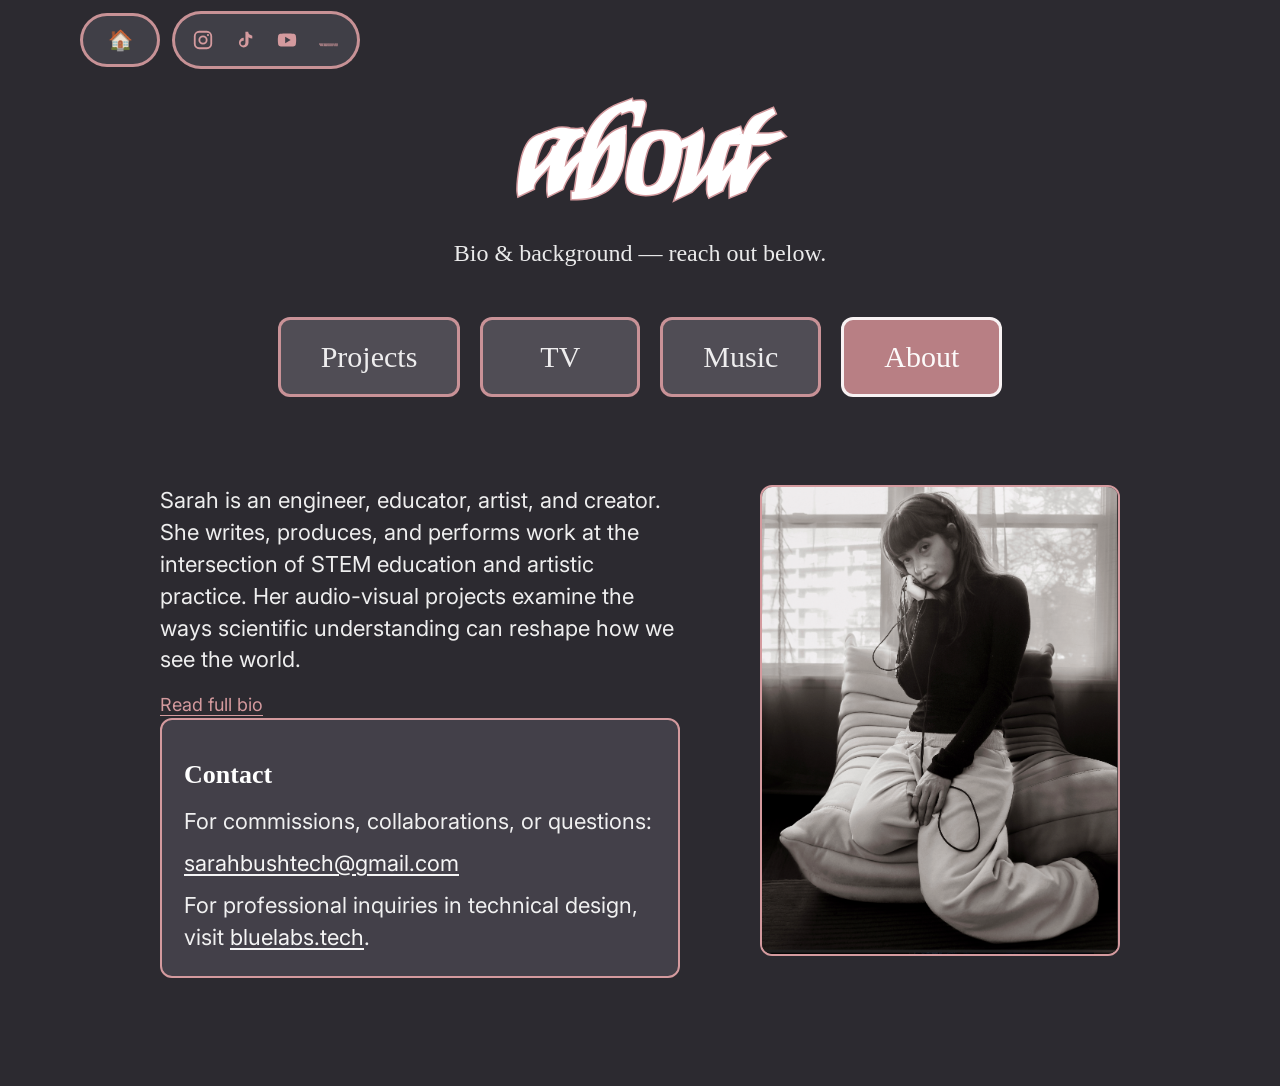
<file: about/index.html>
<!DOCTYPE html>
<html lang="en">
<head>
  <meta charset="UTF-8" />
  <meta name="viewport" content="width=device-width, initial-scale=1.0" />
  <title>STONEWORKS — About</title>

  <link rel="preconnect" href="https://fonts.googleapis.com">
  <link rel="preconnect" href="https://fonts.gstatic.com" crossorigin>
  <link href="https://fonts.googleapis.com/css2?family=Playfair+Display:wght@400;500;600;700&family=Inter:wght@400&family=Kings&display=swap" rel="stylesheet">

  <link rel="stylesheet" href="../styles.css" />
</head>

<body class="page-shell-sub page-enter">
  <div class="container">
    <div class="page-foreground">
      <div class="page-top">
        <div class="header-row">
          <a href="../index.html" class="home-button" aria-label="Back to home" title="Home">🏠</a>
        </div>

        <div class="title">about</div>

        <p class="hint">
          Bio &amp; background — reach out below.
        </p>

        <nav class="site-nav" aria-label="Site">
          <div class="top-nav">
            <a href="../projects.html" class="nav-link">Projects</a>
            <a href="../tv.html" class="nav-link">TV</a>
            <a href="../music.html" class="nav-link">Music</a>
            <a href="./" class="nav-link" aria-current="page">About</a>
          </div>
        </nav>
      </div>

      <div class="content-wrapper">
        <main class="sub-main">
          <div class="about-layout">
            <div class="about-main-col">
              <div class="about-copy">
                <p class="about-copy-lead">
                  Sarah is an engineer, educator, artist, and creator. She writes, produces, and performs work at the intersection of STEM education and artistic practice. Her audio-visual projects examine the ways scientific understanding can reshape how we see the world.
                </p>

                <details class="about-bio-expand">
                  <summary>Read full bio</summary>
                  <div class="about-bio-full">
                    <div class="about-bio-full-inner">
                      <p>
                        She studied Biomedical Engineering at Georgia Tech, where she worked in robotics labs, developed inventions, spoke to large audiences at competitions and panels, and helped design curriculum to foster creativity and an entrepreneurial mindset in engineering students.
                      </p>
                      <p>
                        She has since built products across medical, beauty, arts, and music, and teaches STEM and Maker classes to youth — with a creative, artistic twist.
                      </p>
                    </div>
                  </div>
                </details>
              </div>

              <section class="about-contact" aria-labelledby="contact-heading">
                <h2 id="contact-heading">Contact</h2>
                <p>For commissions, collaborations, or questions:</p>
                <p><a href="mailto:sarahbushtech@gmail.com">sarahbushtech@gmail.com</a></p>
                <p>
                  For professional inquiries in technical design, visit
                  <a href="https://www.bluelabs.tech" target="_blank" rel="noopener noreferrer">bluelabs.tech</a>.
                </p>
              </section>
            </div>

            <div class="about-photo">
              <img src="../images/Sarah.png" alt="Sarah" width="933" height="1223" />
            </div>
          </div>
        </main>
      </div>
    </div>
  </div>

  <button type="button" class="nav-hamburger" aria-expanded="false" aria-controls="site-drawer" aria-label="Open menu">
    <span class="nav-hamburger-bar" aria-hidden="true"></span>
    <span class="nav-hamburger-bar" aria-hidden="true"></span>
    <span class="nav-hamburger-bar" aria-hidden="true"></span>
  </button>
  <div class="nav-drawer-backdrop" hidden></div>
  <aside class="nav-drawer" id="site-drawer" aria-hidden="true">
    <nav class="nav-drawer-inner" aria-label="Site">
      <a href="../index.html" class="nav-drawer-home">🏠 Home</a>
      <a href="../projects.html" class="nav-link nav-drawer-link">🔧 Projects</a>
      <a href="../tv.html" class="nav-link nav-drawer-link">📺 TV</a>
      <a href="../music.html" class="nav-link nav-drawer-link">🎵 Music</a>
      <a href="./" class="nav-link nav-drawer-link" aria-current="page">✦ About</a>
    </nav>
  </aside>

  <script src="../social-links.js"></script>
  <script src="../about-bio.js"></script>
  <script src="../page-transitions.js"></script>
  <script src="../mobile-nav.js"></script>
</body>
</html>
</file>
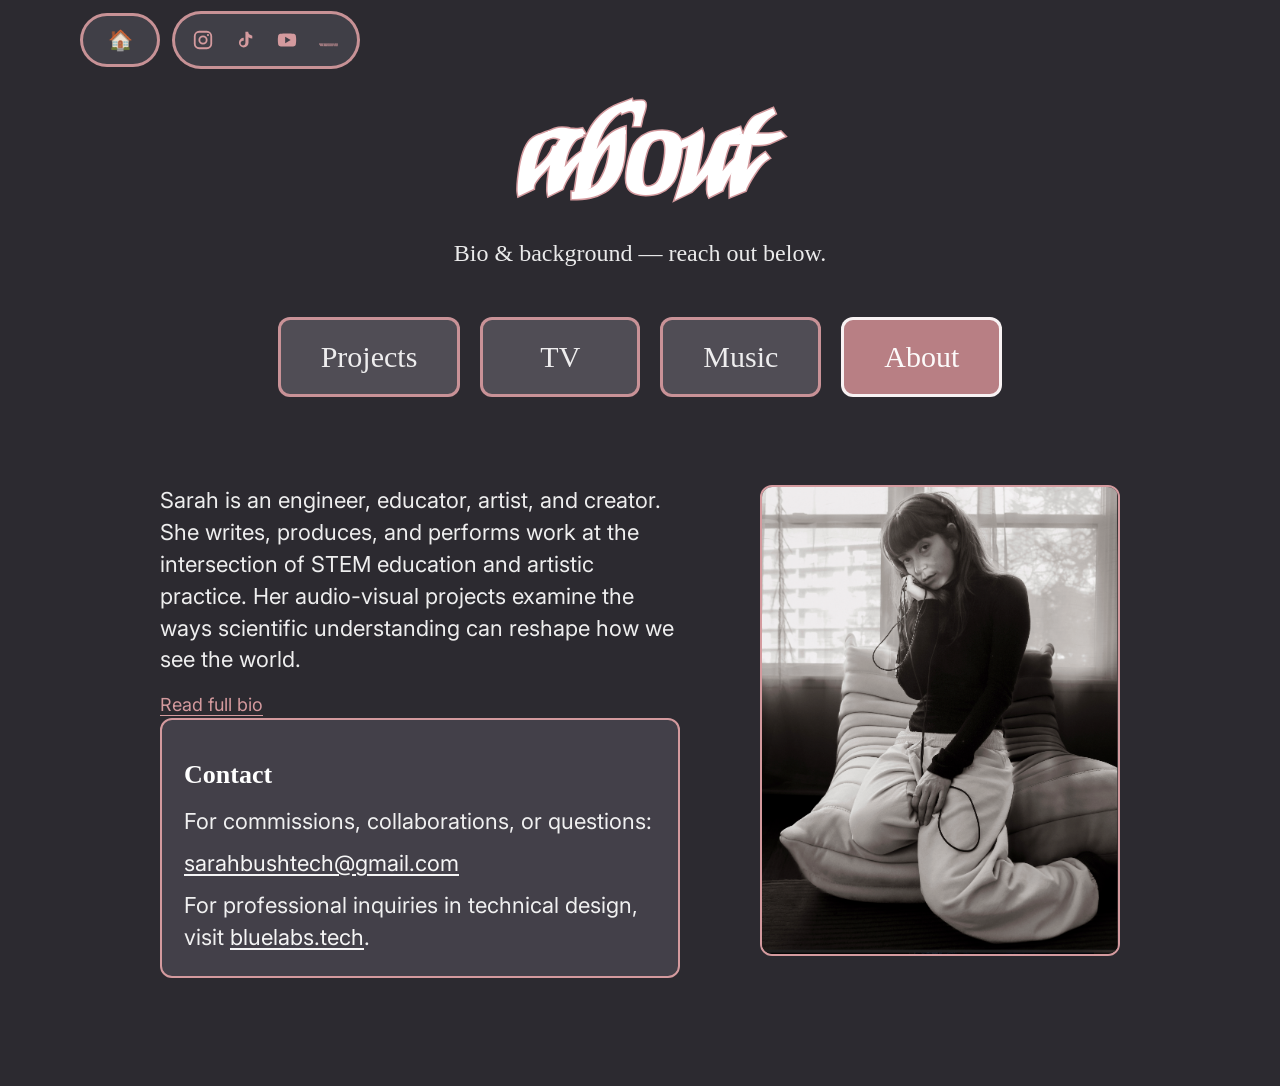
<file: about.html>
<!DOCTYPE html>
<html lang="en">
<head>
  <meta charset="UTF-8" />
  <meta name="viewport" content="width=device-width, initial-scale=1.0" />
  <title>Redirecting…</title>
  <link rel="canonical" href="about/" />
  <meta http-equiv="refresh" content="0; url=about/" />
  <script>window.location.replace('about/');</script>
</head>
<body>
  <p style="font-family: system-ui, sans-serif; padding: 2rem; color: #333;">
    <a href="about/">Continue to About</a>
  </p>
</body>
</html>
</file>
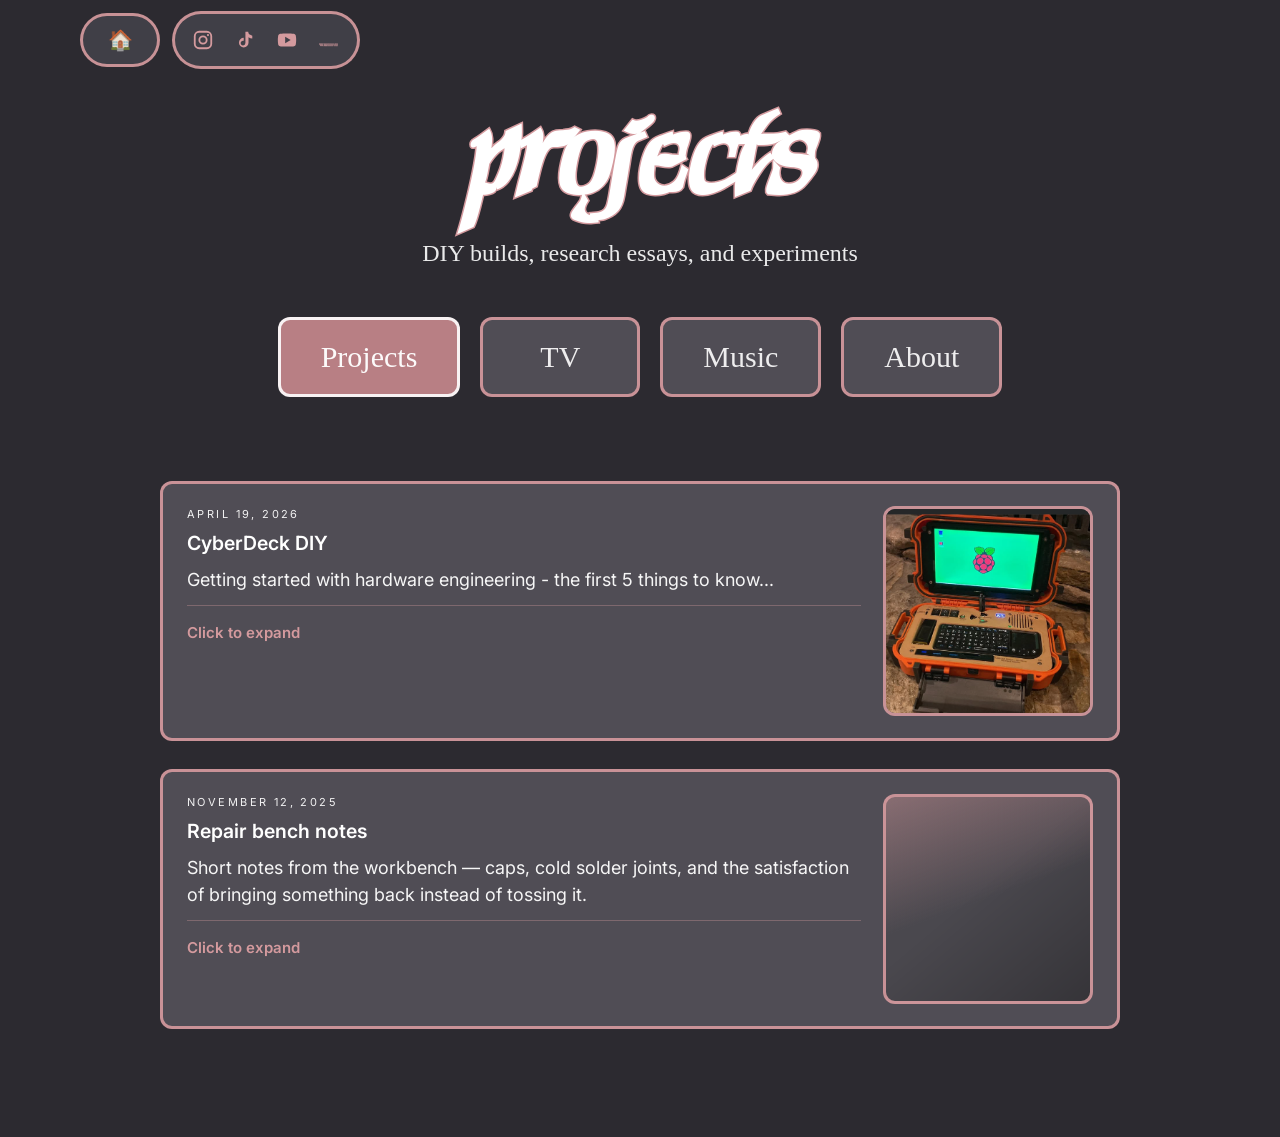
<file: projects.html>
<!DOCTYPE html>
<html lang="en">
<head>
  <meta charset="UTF-8" />
  <meta name="viewport" content="width=device-width, initial-scale=1.0" />
  <title>STONEWORKS — Projects</title>

  <link rel="preconnect" href="https://fonts.googleapis.com">
  <link rel="preconnect" href="https://fonts.gstatic.com" crossorigin>
  <link href="https://fonts.googleapis.com/css2?family=Playfair+Display:wght@400;500;600;700&family=Inter:wght@400;600&family=Kings&display=swap" rel="stylesheet">

  <link rel="stylesheet" href="styles.css" />
</head>

<body class="page-shell-sub page-enter">
  <div class="container">
    <div class="page-foreground">
      <div class="page-top">
        <div class="header-row">
          <a href="index.html" class="home-button" aria-label="Back to home" title="Home">🏠</a>
        </div>

        <div class="title">projects</div>

        <p class="sub-page-lead">
          DIY builds, research essays, and experiments
        </p>

        <nav class="site-nav" aria-label="Site">
          <div class="top-nav">
            <a href="projects.html" class="nav-link" aria-current="page">Projects</a>
            <a href="tv.html" class="nav-link">TV</a>
            <a href="music.html" class="nav-link">Music</a>
            <a href="about/" class="nav-link">About</a>
          </div>
        </nav>
      </div>

      <div class="content-wrapper">
        <main class="sub-main music-page">
          <div class="music-feed">
            <article class="music-feed-card music-feed-card--no-player">
              <div class="music-card-center">
                <time class="music-card-date" datetime="2026-03-01">April 19, 2026</time>
                <h3 class="music-card-title">CyberDeck DIY</h3>
                <div class="music-feed-description">
                  <p>
                    Getting started with hardware engineering - the first 5 things to know... 
                  </p>
                  <details class="project-expand">
                    <summary class="project-expand-summary">Click to expand</summary>
                    <div class="project-expand-body">
                      <p>
                        Replace this with your real essay: walk through a session, compare two preamps, or explain how you carved space for vocals without losing the room.
                      </p>
                      <p>
                        Add lists, code snippets for DSP, or links to audio examples — the expand keeps the feed scannable while hosting long-form text on the same page.
                      </p>
                    </div>
                  </details>
                </div>
              </div>
              <div class="music-card-art">
                <img
                  src="images/cyber.png"
                  alt="CyberDeck DIY"
                  width="400"
                  height="400"
                  loading="lazy"
                  decoding="async"
                />
              </div>
            </article>

            <article class="music-feed-card music-feed-card--no-player">
              <div class="music-card-center">
                <time class="music-card-date" datetime="2025-11-12">November 12, 2025</time>
                <h3 class="music-card-title">Repair bench notes</h3>
                <div class="music-feed-description">
                  <p>
                    Short notes from the workbench — caps, cold solder joints, and the satisfaction of bringing something back instead of tossing it.
                  </p>
                  <details class="project-expand">
                    <summary class="project-expand-summary">Click to expand</summary>
                    <div class="project-expand-body">
                      <p>
                        Document a repair you’re proud of, a failure mode you see often, or a tool you reach for first. Swap this block for photos or diagrams when you’re ready.
                      </p>
                    </div>
                  </details>
                </div>
              </div>
              <div class="music-card-art">
                <div class="project-thumb project-thumb--two" role="img" aria-label=""></div>
              </div>
            </article>
          </div>
        </main>
      </div>
    </div>
  </div>

  <button type="button" class="nav-hamburger" aria-expanded="false" aria-controls="site-drawer" aria-label="Open menu">
    <span class="nav-hamburger-bar" aria-hidden="true"></span>
    <span class="nav-hamburger-bar" aria-hidden="true"></span>
    <span class="nav-hamburger-bar" aria-hidden="true"></span>
  </button>
  <div class="nav-drawer-backdrop" hidden></div>
  <aside class="nav-drawer" id="site-drawer" aria-hidden="true">
    <nav class="nav-drawer-inner" aria-label="Site">
      <a href="index.html" class="nav-drawer-home">🏠 Home</a>
      <a href="projects.html" class="nav-link nav-drawer-link" aria-current="page">🔧 Projects</a>
      <a href="tv.html" class="nav-link nav-drawer-link">📺 TV</a>
      <a href="music.html" class="nav-link nav-drawer-link">🎵 Music</a>
      <a href="about/" class="nav-link nav-drawer-link">✦ About</a>
    </nav>
  </aside>

  <script src="social-links.js"></script>
  <script src="page-transitions.js"></script>
  <script src="mobile-nav.js"></script>
</body>
</html>
</file>
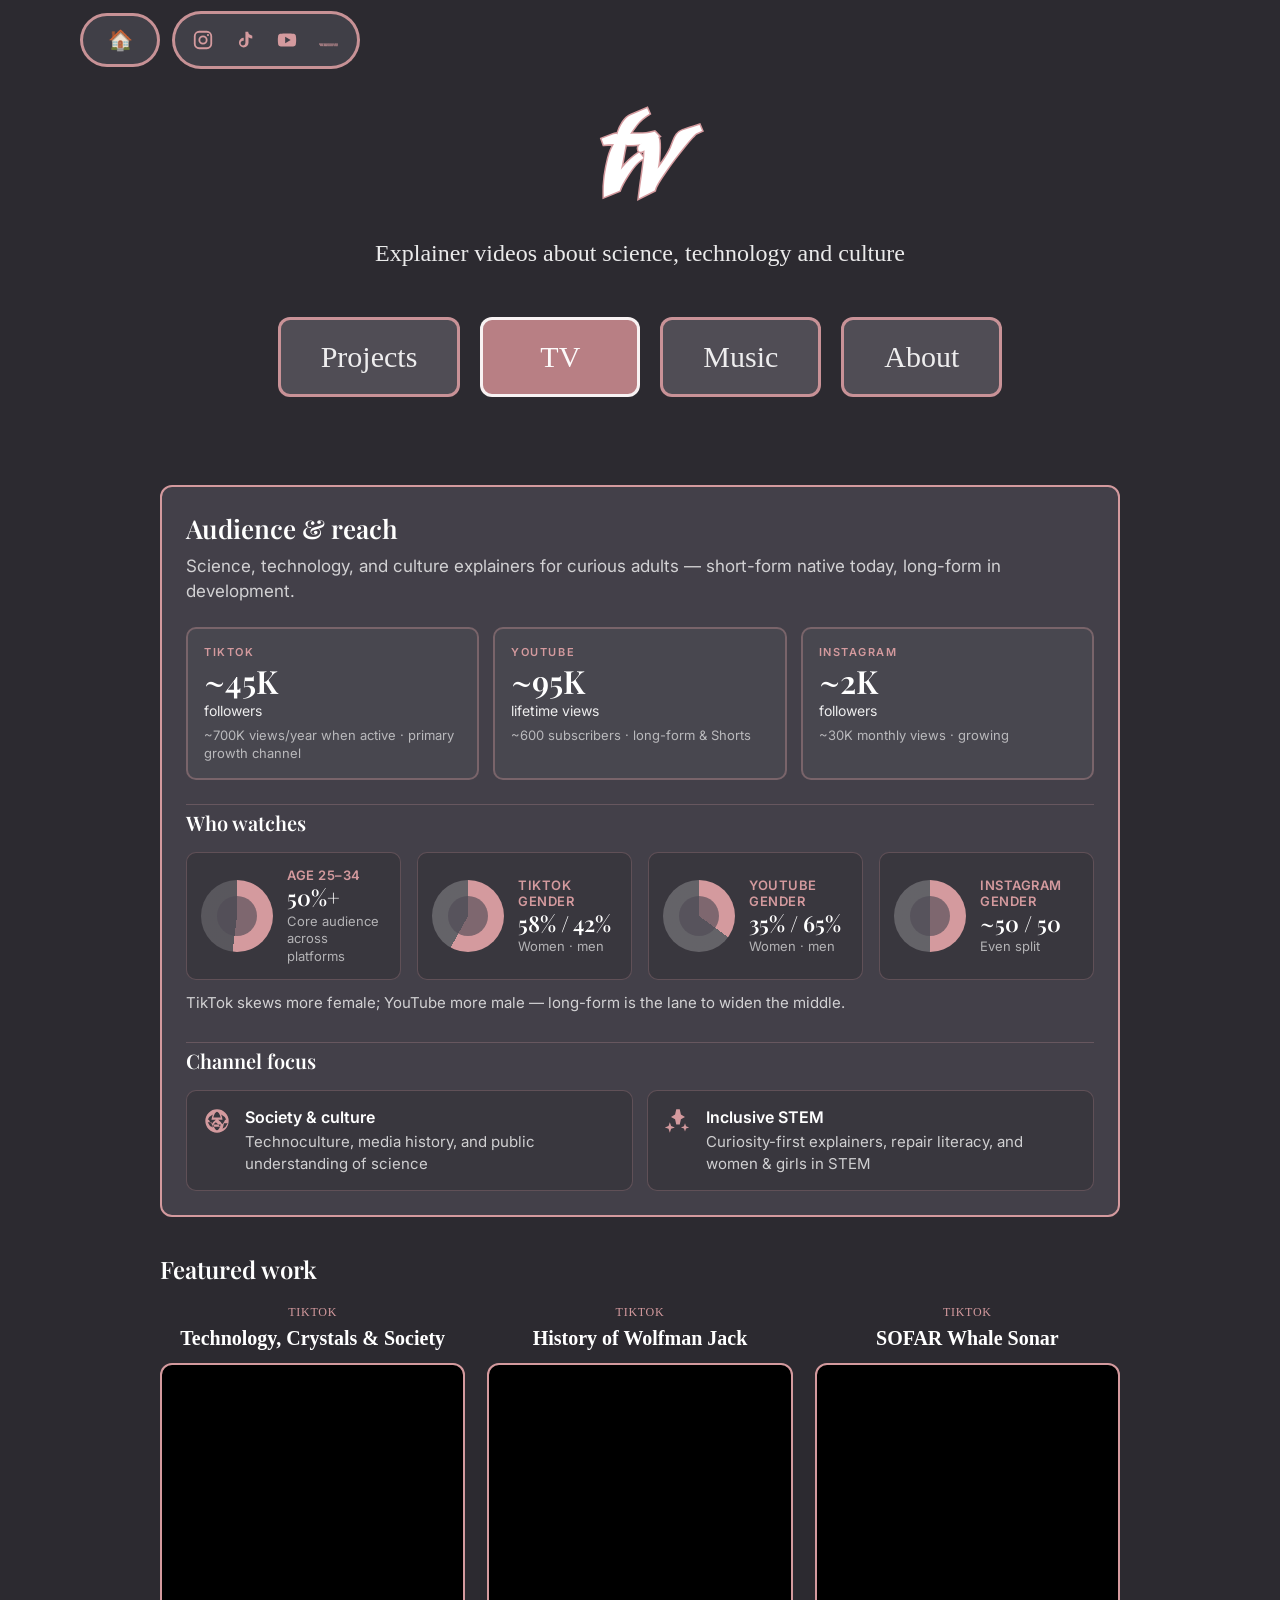
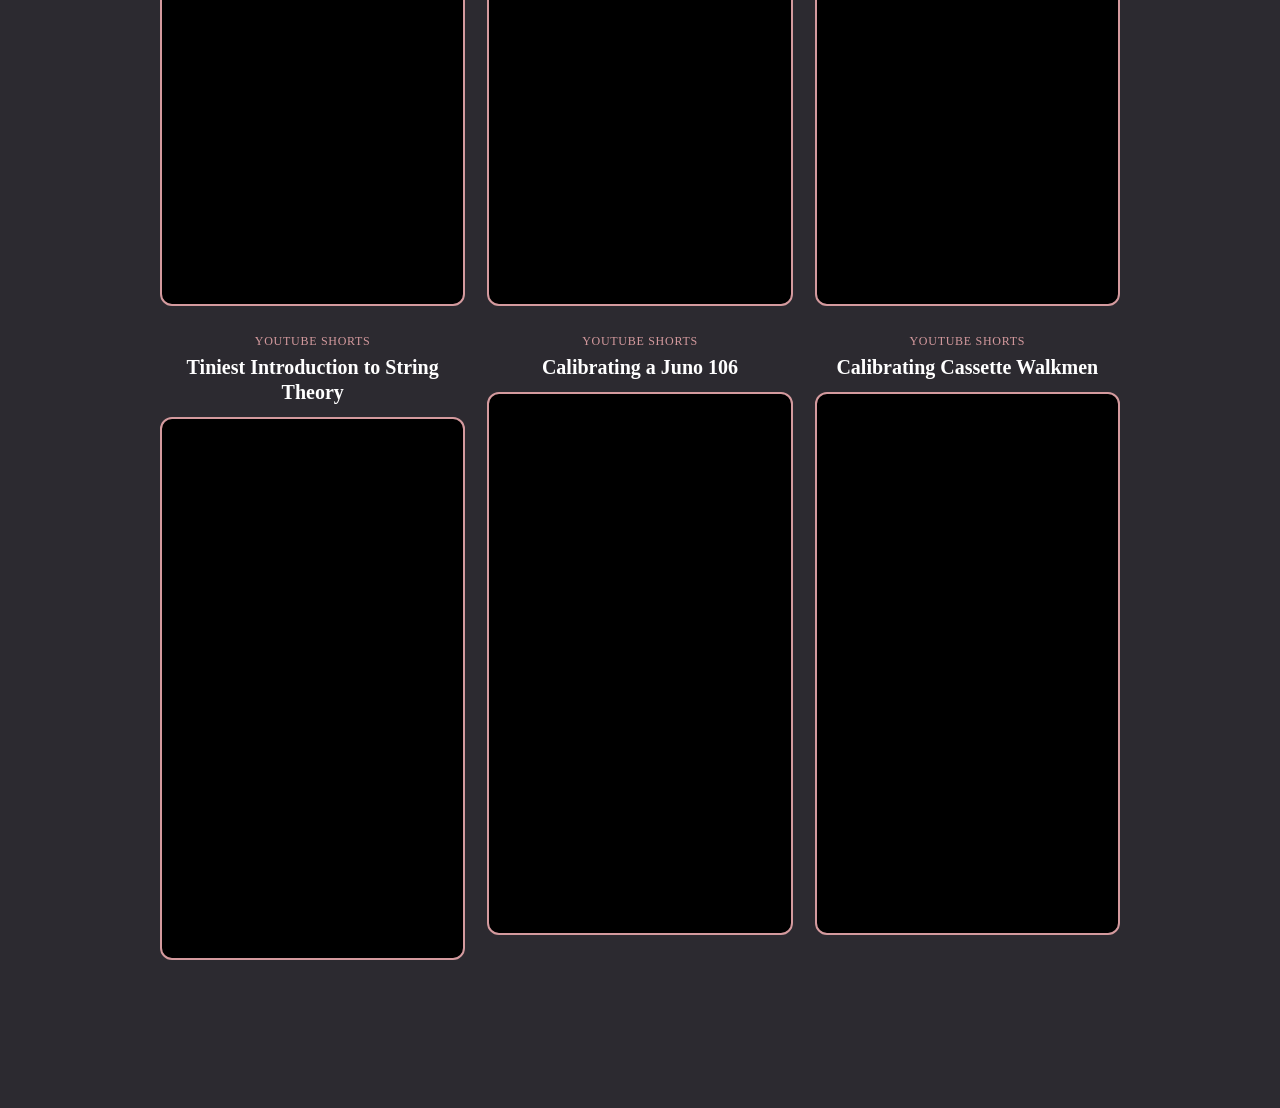
<file: tv.html>
<!DOCTYPE html>
<html lang="en">
<head>
  <meta charset="UTF-8" />
  <meta name="viewport" content="width=device-width, initial-scale=1.0" />
  <title>STONEWORKS — TV</title>

  <link rel="preconnect" href="https://fonts.googleapis.com">
  <link rel="preconnect" href="https://fonts.gstatic.com" crossorigin>
  <link href="https://fonts.googleapis.com/css2?family=Playfair+Display:wght@400;500;600;700&family=Inter:wght@400;600&family=Kings&display=swap" rel="stylesheet">

  <link rel="stylesheet" href="styles.css" />
</head>

<body class="page-shell-sub page-enter">
  <div class="container">
    <div class="page-foreground">
      <div class="page-top">
        <div class="header-row">
          <a href="index.html" class="home-button" aria-label="Back to home" title="Home">🏠</a>
        </div>

        <div class="title">tv</div>

        <p class="sub-page-lead">
          Explainer videos about science, technology and culture
        </p>

        <nav class="site-nav" aria-label="Site">
          <div class="top-nav">
            <a href="projects.html" class="nav-link">Projects</a>
            <a href="tv.html" class="nav-link" aria-current="page">TV</a>
            <a href="music.html" class="nav-link">Music</a>
            <a href="about/" class="nav-link">About</a>
          </div>
        </nav>
      </div>

      <div class="content-wrapper">
        <main class="sub-main tv-page">
          <section class="tv-media-kit" aria-labelledby="tv-kit-heading">
            <h2 id="tv-kit-heading" class="tv-kit-heading">Audience &amp; reach</h2>
            <p class="tv-kit-dek">Science, technology, and culture explainers for curious adults — short-form native today, long-form in development.</p>

            <div class="tv-stat-grid">
              <article class="tv-stat-card">
                <span class="tv-stat-platform">TikTok</span>
                <span class="tv-stat-value">~45K</span>
                <span class="tv-stat-label">followers</span>
                <span class="tv-stat-note">~700K views/year when active · primary growth channel</span>
              </article>
              <article class="tv-stat-card">
                <span class="tv-stat-platform">YouTube</span>
                <span class="tv-stat-value">~95K</span>
                <span class="tv-stat-label">lifetime views</span>
                <span class="tv-stat-note">~600 subscribers · long-form &amp; Shorts</span>
              </article>
              <article class="tv-stat-card">
                <span class="tv-stat-platform">Instagram</span>
                <span class="tv-stat-value">~2K</span>
                <span class="tv-stat-label">followers</span>
                <span class="tv-stat-note">~30K monthly views · growing</span>
              </article>
            </div>

            <div class="tv-demo-panel">
              <h3 class="tv-section-heading">Who watches</h3>
              <div class="tv-demo-charts">
                <article class="tv-chart-card">
                  <div class="tv-pie-wrap" aria-hidden="true">
                    <div class="tv-pie" style="--segment-a: 52;"></div>
                    <div class="tv-pie-hole"></div>
                  </div>
                  <div class="tv-chart-meta">
                    <span class="tv-chart-title">Age 25–34</span>
                    <span class="tv-chart-value">50%+</span>
                    <span class="tv-chart-detail">Core audience across platforms</span>
                  </div>
                </article>

                <article class="tv-chart-card">
                  <div class="tv-pie-wrap" aria-hidden="true">
                    <div class="tv-pie tv-pie--split" style="--segment-a: 58;"></div>
                    <div class="tv-pie-hole"></div>
                  </div>
                  <div class="tv-chart-meta">
                    <span class="tv-chart-title">TikTok gender</span>
                    <span class="tv-chart-value">58% / 42%</span>
                    <span class="tv-chart-detail">Women · men</span>
                  </div>
                </article>

                <article class="tv-chart-card">
                  <div class="tv-pie-wrap" aria-hidden="true">
                    <div class="tv-pie tv-pie--split" style="--segment-a: 35;"></div>
                    <div class="tv-pie-hole"></div>
                  </div>
                  <div class="tv-chart-meta">
                    <span class="tv-chart-title">YouTube gender</span>
                    <span class="tv-chart-value">35% / 65%</span>
                    <span class="tv-chart-detail">Women · men</span>
                  </div>
                </article>

                <article class="tv-chart-card">
                  <div class="tv-pie-wrap" aria-hidden="true">
                    <div class="tv-pie tv-pie--split" style="--segment-a: 50;"></div>
                    <div class="tv-pie-hole"></div>
                  </div>
                  <div class="tv-chart-meta">
                    <span class="tv-chart-title">Instagram gender</span>
                    <span class="tv-chart-value">~50 / 50</span>
                    <span class="tv-chart-detail">Even split</span>
                  </div>
                </article>
              </div>
              <p class="tv-demo-caption">TikTok skews more female; YouTube more male — long-form is the lane to widen the middle.</p>
            </div>

            <div class="tv-focus-panel">
              <h3 class="tv-section-heading">Channel focus</h3>
              <ul class="tv-kit-pillars">
                <li>
                  <span class="tv-pillar-icon" aria-hidden="true">
                    <svg viewBox="0 0 24 24" width="28" height="28"><path fill="currentColor" d="M12 2a10 10 0 1 0 0 20 10 10 0 0 0 0-20zm7.93 9h-3.17a15.9 15.9 0 0 0-1.2-4.66A8.02 8.02 0 0 1 19.93 11zM12 4c.97 0 2.53 2.01 3.17 5H8.83C9.47 6.01 11.03 4 12 4zM4.07 13h3.17c.22 1.68.74 3.28 1.2 4.66A8.02 8.02 0 0 1 4.07 13zm3.17-2H4.07a8.02 8.02 0 0 1 4.37-4.66c-.46 1.38-.98 2.98-1.2 4.66zM12 20c-.97 0-2.53-2.01-3.17-5h6.34C14.53 17.99 12.97 20 12 20zm4.76-1.34c.46-1.38.98-2.98 1.2-4.66h3.17a8.02 8.02 0 0 1-4.37 4.66zM13 11h5.93a8.03 8.03 0 0 1-2.43 3.74A15.8 15.8 0 0 0 13 11zm-2 0a15.8 15.8 0 0 0-3.5 3.74A8.03 8.03 0 0 1 5.07 11H11zm0 2a13.86 13.86 0 0 1 3.64 4H7.36A13.86 13.86 0 0 1 11 13z"/></svg>
                  </span>
                  <div class="tv-pillar-copy">
                    <span class="tv-pillar-title">Society &amp; culture</span>
                    <span class="tv-pillar-desc">Technoculture, media history, and public understanding of science</span>
                  </div>
                </li>
                <li>
                  <span class="tv-pillar-icon" aria-hidden="true">
                    <svg viewBox="0 0 24 24" width="28" height="28"><path fill="currentColor" d="M10.5 2h3l1 4.5 3.5 2-3.5 2-1 4.5h-3l-1-4.5-3.5-2 3.5-2 1-4.5zM18 14l.9 2.6 2.6.9-2.6.9L18 21l-.9-2.6-2.6-.9 2.6-.9L18 14zM5 13l1.1 3.2L9.3 17.5 6.1 18.7 5 22l-1.1-3.3-3.2-1.2 3.2-1.2L5 13z"/></svg>
                  </span>
                  <div class="tv-pillar-copy">
                    <span class="tv-pillar-title">Inclusive STEM</span>
                    <span class="tv-pillar-desc">Curiosity-first explainers, repair literacy, and women &amp; girls in STEM</span>
                  </div>
                </li>
              </ul>
            </div>
          </section>

          <h2 class="tv-work-heading">Featured work</h2>
          <div class="tv-embed-grid" role="list">
            <article class="tv-embed-card" role="listitem">
              <p class="tv-embed-platform">TikTok</p>
              <h3 class="tv-embed-title">Technology, Crystals &amp; Society</h3>
              <div class="tiktok-player-wrap">
                <iframe
                  src="https://www.tiktok.com/player/v1/7333405290211200298?autoplay=0&amp;music_info=1&amp;description=1"
                  title="Technology, Crystals &amp; Society — TikTok"
                  allow="fullscreen"
                  loading="lazy"
                ></iframe>
              </div>
            </article>

            <article class="tv-embed-card" role="listitem">
              <p class="tv-embed-platform">TikTok</p>
              <h3 class="tv-embed-title">History of Wolfman Jack</h3>
              <div class="tiktok-player-wrap">
                <iframe
                  src="https://www.tiktok.com/player/v1/7592372980269829407?autoplay=0&amp;music_info=1&amp;description=1"
                  title="History of Wolfman Jack — TikTok"
                  allow="fullscreen"
                  loading="lazy"
                ></iframe>
              </div>
            </article>

            <article class="tv-embed-card" role="listitem">
              <p class="tv-embed-platform">TikTok</p>
              <h3 class="tv-embed-title">SOFAR Whale Sonar</h3>
              <div class="tiktok-player-wrap">
                <iframe
                  src="https://www.tiktok.com/player/v1/7580871129917558046?autoplay=0&amp;music_info=1&amp;description=1"
                  title="SOFAR Whale Sonar — TikTok"
                  allow="fullscreen"
                  loading="lazy"
                ></iframe>
              </div>
            </article>

            <article class="tv-embed-card" role="listitem">
              <p class="tv-embed-platform">YouTube Shorts</p>
              <h3 class="tv-embed-title">Tiniest Introduction to String Theory</h3>
              <div class="yt-short-wrap">
                <iframe
                  src="https://www.youtube.com/embed/2ObMiI810vE"
                  title="Tiniest Introduction to String Theory"
                  allow="accelerometer; autoplay; clipboard-write; encrypted-media; gyroscope; picture-in-picture; web-share"
                  allowfullscreen
                  loading="lazy"
                ></iframe>
              </div>
            </article>

            <article class="tv-embed-card" role="listitem">
              <p class="tv-embed-platform">YouTube Shorts</p>
              <h3 class="tv-embed-title">Calibrating a Juno 106</h3>
              <div class="yt-short-wrap">
                <iframe
                  src="https://www.youtube.com/embed/P5v2D4nosHQ"
                  title="Calibrating a Juno 106"
                  allow="accelerometer; autoplay; clipboard-write; encrypted-media; gyroscope; picture-in-picture; web-share"
                  allowfullscreen
                  loading="lazy"
                ></iframe>
              </div>
            </article>

            <article class="tv-embed-card" role="listitem">
              <p class="tv-embed-platform">YouTube Shorts</p>
              <h3 class="tv-embed-title">Calibrating Cassette Walkmen</h3>
              <div class="yt-short-wrap">
                <iframe
                  src="https://www.youtube.com/embed/BWdEZ5m-uPw"
                  title="Calibrating Cassette Walkmen"
                  allow="accelerometer; autoplay; clipboard-write; encrypted-media; gyroscope; picture-in-picture; web-share"
                  allowfullscreen
                  loading="lazy"
                ></iframe>
              </div>
            </article>
          </div>
        </main>
      </div>
    </div>
  </div>

  <button type="button" class="nav-hamburger" aria-expanded="false" aria-controls="site-drawer" aria-label="Open menu">
    <span class="nav-hamburger-bar" aria-hidden="true"></span>
    <span class="nav-hamburger-bar" aria-hidden="true"></span>
    <span class="nav-hamburger-bar" aria-hidden="true"></span>
  </button>
  <div class="nav-drawer-backdrop" hidden></div>
  <aside class="nav-drawer" id="site-drawer" aria-hidden="true">
    <nav class="nav-drawer-inner" aria-label="Site">
      <a href="index.html" class="nav-drawer-home">🏠 Home</a>
      <a href="projects.html" class="nav-link nav-drawer-link">🔧 Projects</a>
      <a href="tv.html" class="nav-link nav-drawer-link" aria-current="page">📺 TV</a>
      <a href="music.html" class="nav-link nav-drawer-link">🎵 Music</a>
      <a href="about/" class="nav-link nav-drawer-link">✦ About</a>
    </nav>
  </aside>

  <script src="social-links.js"></script>
  <script src="page-transitions.js"></script>
  <script src="mobile-nav.js"></script>
</body>
</html>
</file>
<file: styles.css>
/* Global reset */
* {
    margin: 0;
    padding: 0;
    box-sizing: border-box;
  }

  /*
   * Dusk palette — concrete street gray (hint of purple) + dusty sunset pink accents.
   */
  :root {
    --color-bg: #2c2a30;
    --color-bg-deep: #232126;

    --color-accent: #d49a9e;
    --color-accent-deep: #b87f84;
    --color-accent-border: rgba(212, 154, 158, 0.92);
    --color-accent-soft: rgba(212, 154, 158, 0.45);
    --color-accent-faint: rgba(212, 154, 158, 0.35);
    --color-accent-line: rgba(212, 154, 158, 0.25);
    --color-accent-muted: rgba(212, 154, 158, 0.65);

    --color-surface: rgba(88, 86, 94, 0.82);
    --color-surface-soft: rgba(72, 70, 78, 0.55);
    --color-surface-panel: rgba(76, 74, 82, 0.72);
    --color-surface-panel-alt: rgba(80, 76, 86, 0.65);

    --color-pill: rgba(68, 66, 74, 0.88);
    --color-play-btn: rgba(58, 56, 64, 0.92);

    --color-text: rgba(255, 255, 255, 0.96);
    --color-text-soft: rgba(255, 255, 255, 0.9);
    --color-text-muted: rgba(255, 255, 255, 0.76);
    --color-text-faint: rgba(255, 255, 255, 0.62);

    --color-title-hover: rgba(220, 198, 200, 0.95);
    --color-title-glow: rgba(220, 198, 200, 0.5);
  }
  
  /* Layout base (matches index2/index3 background + centering) */
  body {
    font-family: 'Times New Roman', serif;
    background-color: var(--color-bg);
    min-height: 100vh;
    display: flex;
    justify-content: center;
    align-items: center;
    padding: 20px;
    color: var(--color-text);
  }

  /*
   * Subpages: keep the same flex alignment as home (flex-start on the cross axis
   * would pin the column to the top and shift the crystal). We offset .container
   * so its top matches a vertically centered “home” column (~620px tall) inside
   * the padded viewport — the absolute .bg-crystal then sits in the same place
   * on screen as on index.
   */
  body.page-shell-sub {
    align-items: flex-start;
    padding: 20px;
    padding-bottom: 48px;
  }

  body.page-shell-sub .container {
    margin-top: calc(max(0px, (100vh - 40px - 620px) / 2));
  }

  /*
   * Header + Kings title + nav (+ hint): only this block slides on exit.
   * Subpages rest at translateY(-21vh) (25% lower than -28vh) to match home → sub exit end.
   * Subpage → subpage exits slide -21vh → -42vh.
   */
  .page-top {
    width: 100%;
    display: flex;
    flex-direction: column;
    align-items: center;
    position: relative;
    z-index: 1;
  }

  body.page-shell-sub .page-top {
    transform: translateY(-21vh);
  }

  body.nav-exit:not(.page-shell-sub) .page-top {
    transition:
      transform 0.52s cubic-bezier(0.4, 0, 0.2, 1),
      opacity 0.48s ease;
    transform: translateY(-21vh);
    opacity: 0.12;
  }

  body.page-shell-sub.nav-exit .page-top {
    transition:
      transform 0.52s cubic-bezier(0.4, 0, 0.2, 1),
      opacity 0.48s ease;
    transform: translateY(-42vh);
    opacity: 0.12;
  }

  /* Incoming: start at same Y as resting subpage; only fade in */
  body.page-enter:not(.page-enter-visible) .page-top {
    opacity: 0;
    transform: translateY(-21vh);
  }

  body.page-enter.page-enter-visible .page-top {
    opacity: 1;
    transform: translateY(-21vh);
    transition: opacity 0.48s ease;
  }

  @media (prefers-reduced-motion: reduce) {
    body.nav-exit:not(.page-shell-sub) .page-top,
    body.page-shell-sub.nav-exit .page-top,
    body.page-enter:not(.page-enter-visible) .page-top,
    body.page-enter.page-enter-visible .page-top {
      transition: none !important;
      transform: none !important;
      opacity: 1 !important;
    }

    body.page-shell-sub .page-top {
      transform: none !important;
    }
  }

.container {
  background-color: transparent;
  width: 100%;
  max-width: 1200px;
  padding: 60px 40px;
  position: relative;
}

.page-foreground {
  position: relative;
  z-index: 1;
  width: 100%;
  display: flex;
  flex-direction: column;
  align-items: center;
}
  
  /* Smaller, dreamier “chime strike” motion */
  @keyframes chimeRing {
    0%   { transform: translateY(0) rotate(0deg) scale(1); }
    18%  { transform: translateY(-0.03em) rotate(-1.2deg) scale(1.01); }
    40%  { transform: translateY(0.015em) rotate(0.9deg) scale(1.006); }
    60%  { transform: translateY(-0.01em) rotate(-0.5deg) scale(1.003); }
    82%  { transform: translateY(0) rotate(0.25deg) scale(1.002); }
    100% { transform: translateY(0) rotate(0deg) scale(1); }
  }

  /* Soft bounce for nav buttons */
  @keyframes navBounce {
    0%   { transform: translateY(0) scale(1); }
    30%  { transform: translateY(-2px) scale(1.05); }
    60%  { transform: translateY(1px) scale(0.97); }
    100% { transform: translateY(0) scale(1); }
  }
  
  /* Audio toggle wiggle */
  @keyframes toggleWiggle {
    0%, 100% { transform: scale(2) rotate(0deg); }
    20% { transform: scale(2) rotate(-10deg); }
    40% { transform: scale(2) rotate(10deg); }
    60% { transform: scale(2) rotate(-6deg); }
    80% { transform: scale(2) rotate(6deg); }
  }
  
  #audio-toggle.wiggle {
    animation: toggleWiggle 700ms ease-in-out 2;
  }
  
  /* ----- Header (title + letters) using Kings font + stroke from index3 ----- */
  .title {
    text-align: center;
    color: white;
    font-family: 'Kings', sans-serif;
    font-size: 128px;
    font-weight: bold;
    text-transform: none;
    letter-spacing: 0;
    line-height: 1.1;
    display: inline-block;
    user-select: none;
  margin-bottom: 4px;
    -webkit-text-stroke: 3px var(--color-accent);
    paint-order: stroke fill;
  }

  .title-word {
    display: inline-block;
    white-space: nowrap;
    max-width: 100%;
  }

  body.home-page .title {
    width: 100%;
    font-size: clamp(32px, calc((100vw - 64px) / 10 * 1.15), 128px);
  }

  /* Homepage logline + audio hint */
  .home-logline {
    text-align: center;
    font-family: 'Times New Roman', Times, serif;
    font-size: 22px;
    font-weight: 400;
    line-height: 1.35;
    color: rgba(255, 255, 255, 0.88);
    margin: 10px auto 8px;
    max-width: 520px;
  }

  .hint.hint-audio {
    font-family: 'Inter', system-ui, -apple-system, BlinkMacSystemFont, 'Segoe UI', sans-serif;
    font-size: 15px;
    font-weight: 400;
    line-height: 1.45;
    color: rgba(255, 255, 255, 0.72);
    margin: 0 auto 18px;
    max-width: 520px;
  }
  
  .letter {
    display: inline-block;
    transform-origin: 50% 0%;
    cursor: pointer;
    will-change: transform, filter;
    transition: color 900ms ease, text-shadow 900ms ease;
    -webkit-text-stroke: 3px var(--color-accent);
    paint-order: stroke fill;
    font-family: inherit;
  }
  
  .letter:hover {
    transition: color 90ms ease-out, text-shadow 90ms ease-out;
    color: var(--color-title-hover);
    text-shadow:
      0 0 0.06em var(--color-title-glow),
      0 0 0.16em rgba(255, 255, 255, 0.28);
    animation: chimeRing 1150ms cubic-bezier(.18,.85,.22,1) both;
  }
  
  .letter.is-demo {
    color: var(--color-title-hover);
    text-shadow:
      0 0 0.06em var(--color-title-glow),
      0 0 0.16em rgba(255, 255, 255, 0.28);
    animation: chimeRing 1150ms cubic-bezier(.18,.85,.22,1) both;
  }
  
/* ----- Main content layout ----- */
.content-wrapper {
  display: flex;
  align-items: center;
  justify-content: center;
  width: 100%;
  margin-top: 0px;
}

/* Pull main content up under the visually lifted .page-top; +28px matches .top-nav bottom margin */
body.page-shell-sub .page-foreground > .content-wrapper {
  margin-top: calc(-21vh + 28px);
}

/* Top header row: social (left) + home / mute (right) — one control band */
.header-row {
  display: flex;
  width: 100%;
  align-items: center;
  justify-content: space-between;
  gap: 12px;
  margin-bottom: 24px;
}

body.page-shell-sub .header-row {
  justify-content: flex-start;
}

/*
 * Crystal band: same visual scale as the home column.
 * Subpages have taller .container; without a cap the model scales to the full column height.
 */
.bg-crystal {
  position: absolute;
  left: 0;
  right: 0;
  top: 0;
  height: min(100%, 520px);
  overflow: hidden;
  z-index: 0;
  pointer-events: none;
  display: flex;
  justify-content: center;
  align-items: center;
  opacity: 0.55;
}

.bg-crystal model-viewer {
  width: 120%;
  height: 120%;
  filter: brightness(1.2) saturate(0.9);
}

body.home-page .bg-crystal model-viewer {
  width: 120%;
  height: 120%;
}

@media (max-width: 968px) {
  body.home-page .bg-crystal {
    top: 50%;
    height: min(62vh, 460px);
    transform: translateY(-48%);
  }

  body.home-page .bg-crystal model-viewer {
    width: 100%;
    height: 100%;
    transform: scale(0.72);
    transform-origin: center center;
  }
}

  .top-nav {
    display: flex;
    justify-content: center;
    gap: 20px;
    flex-wrap: wrap;
    margin: 12px 0 28px;
  }

  .site-nav {
    width: 100%;
    display: flex;
    justify-content: center;
    margin: 12px 0 28px;
  }

  .site-nav--home {
    display: none;
  }

  /* ----- Mobile hamburger + left drawer ----- */
  .nav-hamburger {
    display: none;
    flex-direction: column;
    justify-content: center;
    align-items: center;
    gap: 5px;
    width: 52px;
    height: 52px;
    padding: 0;
    border-radius: 999px;
    border: 3px solid var(--color-accent-border);
    background: var(--color-pill);
    color: var(--color-text);
    cursor: pointer;
    position: fixed;
    top: max(14px, env(safe-area-inset-top, 14px));
    left: max(14px, env(safe-area-inset-left, 14px));
    z-index: 1100;
    user-select: none;
  }

  .nav-hamburger-bar {
    display: block;
    width: 22px;
    height: 2px;
    border-radius: 1px;
    background: var(--color-text);
    transition: transform 0.22s ease, opacity 0.22s ease;
  }

  .nav-hamburger.is-open .nav-hamburger-bar:nth-child(1) {
    transform: translateY(7px) rotate(45deg);
  }

  .nav-hamburger.is-open .nav-hamburger-bar:nth-child(2) {
    opacity: 0;
  }

  .nav-hamburger.is-open .nav-hamburger-bar:nth-child(3) {
    transform: translateY(-7px) rotate(-45deg);
  }

  .nav-hamburger:focus-visible {
    outline: 2px solid #0066ff;
    outline-offset: 2px;
  }

  .nav-drawer-backdrop {
    position: fixed;
    inset: 0;
    z-index: 1050;
    background: rgba(15, 14, 18, 0.55);
    opacity: 0;
    pointer-events: none;
    transition: opacity 0.3s ease;
  }

  .nav-drawer-backdrop.is-visible {
    opacity: 1;
    pointer-events: auto;
  }

  .nav-drawer {
    position: fixed;
    top: 0;
    left: 0;
    z-index: 1060;
    width: min(300px, 88vw);
    height: 100%;
    height: 100dvh;
    padding:
      max(20px, env(safe-area-inset-top, 20px))
      20px
      max(24px, env(safe-area-inset-bottom, 24px));
    background: var(--color-bg-deep);
    border-right: 3px solid var(--color-accent-border);
    box-sizing: border-box;
    overflow-y: auto;
    transform: translateX(-105%);
    transition: transform 0.34s cubic-bezier(0.4, 0, 0.2, 1);
    display: flex;
    flex-direction: column;
    justify-content: flex-start;
  }

  .nav-drawer.is-open {
    transform: translateX(0);
  }

  .nav-drawer-inner {
    display: flex;
    flex-direction: column;
    gap: 14px;
    padding-top: 0;
    width: 100%;
    flex: 1;
    justify-content: center;
  }

  /* ----- Social links ----- */
  .site-social {
    display: flex;
    align-items: center;
    gap: 8px;
  }

  .site-social--header {
    display: inline-flex;
    align-items: center;
    gap: 2px;
    padding: 6px 8px;
    min-height: 52px;
    border-radius: 999px;
    border: 3px solid var(--color-accent-border);
    background: var(--color-pill);
    box-sizing: border-box;
    flex-shrink: 0;
  }

  body.page-shell-sub .site-social--header {
    margin-left: 0;
  }

  .nav-drawer-social {
    display: none;
    flex-shrink: 0;
    padding-top: 22px;
    border-top: 1px solid var(--color-accent-line);
    justify-content: flex-start;
    gap: 14px;
    width: 100%;
  }

  .social-link {
    display: inline-flex;
    align-items: center;
    justify-content: center;
    width: 40px;
    height: 40px;
    border-radius: 999px;
    border: none;
    background: transparent;
    color: var(--color-accent);
    text-decoration: none;
    transition: background 0.2s ease, color 0.2s ease;
  }

  .site-social--header .social-link:hover {
    background: var(--color-accent);
    color: #fff;
  }

  .nav-drawer-social .social-link {
    width: 44px;
    height: 44px;
    border: 2px solid var(--color-accent-border);
    background: var(--color-pill);
  }

  .nav-drawer-social .social-link:hover {
    background: var(--color-accent);
    border-color: rgba(255, 255, 255, 0.9);
    color: #fff;
  }

  .social-link:hover {
    background: var(--color-accent);
    color: #fff;
  }

  .social-link:focus-visible {
    outline: 2px solid #0066ff;
    outline-offset: 2px;
  }

  .nav-drawer .nav-link {
    margin-top: 0;
    min-width: 0;
    width: 100%;
    box-sizing: border-box;
    justify-content: flex-start;
    text-align: left;
    padding: 16px 20px;
    font-size: 26px;
  }

  .nav-drawer-home {
    display: block;
    width: 100%;
    padding: 4px 0 18px;
    margin: 0 0 10px;
    background: none;
    border: none;
    border-bottom: 1px solid var(--color-accent-line);
    border-radius: 0;
    min-width: 0;
    font-family: 'Times New Roman', serif;
    font-size: 28px;
    font-weight: 500;
    color: var(--color-text);
    text-decoration: none;
    text-align: left;
    cursor: pointer;
    transition: color 0.2s ease;
  }

  .nav-drawer-home:hover {
    background: none;
    border: none;
    border-bottom: 1px solid var(--color-accent-line);
    color: var(--color-accent);
    animation: none;
  }

  .nav-drawer-home:focus-visible {
    outline: 2px solid #0066ff;
    outline-offset: 2px;
  }

  body.nav-drawer-open {
    overflow: hidden;
  }

  .visually-hidden {
    position: absolute;
    width: 1px;
    height: 1px;
    padding: 0;
    margin: -1px;
    overflow: hidden;
    clip: rect(0, 0, 0, 0);
    white-space: nowrap;
    border: 0;
  }
  
  /*
   * Second line under the Kings title: home hint + subpage intros — match index (Times New Roman).
   * Keep separate from body-copy paragraphs that use Inter below.
   */
  .hint,
  .sub-page-lead,
  .tv-lead {
    text-align: center;
    font-family: 'Times New Roman', Times, serif;
    font-size: 24px;
    line-height: 1.3;
    color: rgba(255, 255, 255, 0.9);
    margin: 0 auto 16px;
    max-width: 720px;
  }

  .sub-page-lead strong,
  .tv-lead strong {
    font-weight: 600;
  }

  /* Paragraph-level copy only (Inter Regular) — exclude hero hints / leads */
  p:not(.hint):not(.tv-embed-platform):not(.sub-page-lead):not(.tv-lead),
  .about-copy,
  .sub-main li {
    font-family: 'Inter', system-ui, -apple-system, BlinkMacSystemFont, 'Segoe UI', sans-serif;
    font-weight: 400;
  }
  
/* ----- Audio toggle + home (same pill treatment) ----- */
#audio-toggle,
.home-button {
  display: inline-flex;
  align-items: center;
  justify-content: center;
  min-width: 80px;
  padding: 12px 20px;
  font-size: 20px;
  border-radius: 999px;
  border: 3px solid var(--color-accent-border);
  background: var(--color-pill);
  color: rgba(255, 255, 255, 0.9);
  cursor: pointer;
  user-select: none;
  text-decoration: none;
  box-sizing: border-box;
}

#audio-toggle:hover,
.home-button:hover {
  background: var(--color-accent);
  border: 3px solid rgba(255, 255, 255, 0.9);
  color: var(--color-text);
}

#audio-toggle[aria-pressed="true"] {
  border-color: rgba(255, 255, 255, 0.9);
  color: #fff;
}

#audio-toggle:focus-visible,
.home-button:focus-visible {
  outline: 2px solid #0066ff;
  outline-offset: 2px;
}
  
  /* ----- Nav buttons styled like index3 .nav-btn ----- */
  .nav-link {
    display: inline-flex;
    align-items: center;
    justify-content: center;
    min-width: 160px;
    padding: 20px 40px;
    font-family: 'Times New Roman', serif;
    font-size: 30px;
    font-weight: 500;
    color: rgba(255, 255, 255, 0.9);
    background: var(--color-surface);
    border: 3px solid var(--color-accent-border);
    border-radius: 12px;
    text-decoration: none;
    cursor: pointer;
    transition: background 0.2s, color 0.2s, border-color 0.2s;
    margin-top: 8px;
  }
    
  .nav-link:hover {
    background: var(--color-accent);
    border: 3px solid rgba(255,255,255,0.9);
    color: var(--color-text);
    animation: navBounce 260ms ease-out;
  }

  .nav-link.nav-bounce {
    animation: navBounce 260ms ease-out;
  }
  
  .nav-link:focus-visible {
    outline: 2px solid #0066ff;
    outline-offset: 2px;
  }

  .nav-link[aria-current="page"] {
    background: var(--color-accent-deep);
    border-color: rgba(255, 255, 255, 0.9);
    color: var(--color-text);
  }

  /* ----- Subpages (Music, TV, About) ----- */
  .sub-main {
    position: relative;
    width: 100%;
    max-width: 960px;
    margin-top: 4px;
  }

  .sub-grid {
    display: grid;
    grid-template-columns: repeat(auto-fill, minmax(220px, 1fr));
    gap: 22px;
  }

  .sub-card {
    background: var(--color-surface-soft);
    border: 2px solid var(--color-accent);
    border-radius: 12px;
    padding: 22px 24px;
    min-height: 140px;
    color: rgba(255, 255, 255, 0.92);
    font-size: 22px;
    line-height: 1.45;
  }

  .sub-card h2 {
    font-family: inherit;
    font-size: 26px;
    font-weight: 600;
    margin-bottom: 10px;
    color: #fff;
  }

  .sub-lead {
    text-align: center;
    font-size: 23px;
    line-height: 1.35;
    color: rgba(255, 255, 255, 0.88);
    margin: 0 auto 20px;
    max-width: 520px;
  }

  /* ----- TV page ----- */
  .tv-page {
    text-align: left;
  }

  .tv-media-kit {
    width: 100%;
    padding: 24px;
    margin-bottom: 36px;
    background: var(--color-surface-panel-alt);
    border: 2px solid var(--color-accent);
    border-radius: 12px;
    color: rgba(255, 255, 255, 0.92);
  }

  .tv-kit-heading {
    font-family: 'Playfair Display', Georgia, serif;
    font-size: 26px;
    font-weight: 600;
    margin: 0 0 8px;
    color: #fff;
  }

  .tv-kit-dek {
    margin: 0 0 22px;
    font-size: 17px;
    line-height: 1.5;
    color: var(--color-text-muted);
  }

  .tv-stat-grid {
    display: grid;
    grid-template-columns: repeat(auto-fit, minmax(160px, 1fr));
    gap: 14px;
    margin-bottom: 24px;
  }

  .tv-stat-card {
    background: var(--color-surface-panel);
    border: 2px solid var(--color-accent-faint);
    border-radius: 10px;
    padding: 16px;
    display: flex;
    flex-direction: column;
    gap: 4px;
  }

  .tv-stat-platform {
    font-family: 'Inter', system-ui, sans-serif;
    font-size: 11px;
    font-weight: 600;
    letter-spacing: 0.14em;
    text-transform: uppercase;
    color: var(--color-accent);
  }

  .tv-stat-value {
    font-family: 'Playfair Display', Georgia, serif;
    font-size: 32px;
    font-weight: 600;
    line-height: 1.1;
    color: #fff;
  }

  .tv-stat-label {
    font-family: 'Inter', system-ui, sans-serif;
    font-size: 14px;
    color: var(--color-text-soft);
  }

  .tv-stat-note {
    font-family: 'Inter', system-ui, sans-serif;
    font-size: 13px;
    line-height: 1.35;
    color: var(--color-text-faint);
    margin-top: 4px;
  }

  .tv-demo-panel {
    margin-bottom: 28px;
    padding-top: 4px;
    border-top: 1px solid var(--color-accent-line);
  }

  .tv-focus-panel {
    padding-top: 4px;
    border-top: 1px solid var(--color-accent-line);
  }

  .tv-section-heading {
    font-family: 'Playfair Display', Georgia, serif;
    font-size: 20px;
    font-weight: 600;
    color: #fff;
    margin: 0 0 16px;
  }

  .tv-demo-title {
    font-family: 'Inter', system-ui, sans-serif;
    font-size: 14px;
    font-weight: 600;
    letter-spacing: 0.08em;
    text-transform: uppercase;
    color: var(--color-text-muted);
    margin: 0 0 12px;
  }

  .tv-demo-charts {
    display: grid;
    grid-template-columns: repeat(auto-fit, minmax(200px, 1fr));
    gap: 16px;
    margin-bottom: 4px;
  }

  .tv-chart-card {
    display: flex;
    align-items: center;
    gap: 14px;
    padding: 14px;
    background: rgba(0, 0, 0, 0.14);
    border-radius: 10px;
    border: 1px solid var(--color-accent-line);
  }

  .tv-pie-wrap {
    position: relative;
    width: 72px;
    height: 72px;
    flex-shrink: 0;
  }

  .tv-pie {
    width: 100%;
    height: 100%;
    border-radius: 50%;
    background: conic-gradient(
      var(--color-accent) 0 calc(var(--segment-a, 50) * 1%),
      rgba(255, 255, 255, 0.16) calc(var(--segment-a, 50) * 1%) 100%
    );
  }

  .tv-pie--split {
    background: conic-gradient(
      var(--color-accent) 0 calc(var(--segment-a, 50) * 1%),
      rgba(255, 255, 255, 0.22) calc(var(--segment-a, 50) * 1%) 100%
    );
  }

  .tv-pie-hole {
    position: absolute;
    inset: 22%;
    border-radius: 50%;
    background: var(--color-surface-panel-alt);
  }

  .tv-chart-meta {
    display: flex;
    flex-direction: column;
    gap: 2px;
    min-width: 0;
  }

  .tv-chart-title {
    font-family: 'Inter', system-ui, sans-serif;
    font-size: 13px;
    font-weight: 600;
    letter-spacing: 0.04em;
    text-transform: uppercase;
    color: var(--color-accent);
  }

  .tv-chart-value {
    font-family: 'Playfair Display', Georgia, serif;
    font-size: 22px;
    font-weight: 600;
    line-height: 1.15;
    color: #fff;
  }

  .tv-chart-detail {
    font-family: 'Inter', system-ui, sans-serif;
    font-size: 13px;
    line-height: 1.35;
    color: var(--color-text-faint);
  }

  .tv-demo-row {
    margin-bottom: 12px;
  }

  .tv-demo-row:last-child {
    margin-bottom: 0;
  }

  .tv-demo-label {
    display: flex;
    justify-content: space-between;
    font-family: 'Inter', system-ui, sans-serif;
    font-size: 14px;
    margin-bottom: 6px;
    color: var(--color-text-soft);
  }

  .tv-demo-track {
    height: 10px;
    border-radius: 999px;
    background: rgba(0, 0, 0, 0.22);
    overflow: hidden;
  }

  .tv-demo-fill {
    display: block;
    height: 100%;
    border-radius: 999px;
    background: var(--color-accent);
  }

  .tv-demo-caption {
    margin: 12px 0 0;
    font-size: 15px;
    line-height: 1.45;
    color: var(--color-text-muted);
  }

  .tv-kit-pillars {
    display: grid;
    grid-template-columns: repeat(auto-fit, minmax(240px, 1fr));
    gap: 14px;
    margin: 0;
    padding: 0;
    list-style: none;
  }

  .tv-kit-pillars li {
    display: flex;
    align-items: flex-start;
    gap: 14px;
    background: rgba(0, 0, 0, 0.14);
    border: 1px solid var(--color-accent-line);
    border-radius: 10px;
    padding: 16px;
  }

  .tv-pillar-icon {
    display: inline-flex;
    flex-shrink: 0;
    color: var(--color-accent);
  }

  .tv-pillar-copy {
    display: flex;
    flex-direction: column;
    gap: 4px;
    min-width: 0;
  }

  .tv-pillar-title {
    font-family: 'Inter', system-ui, sans-serif;
    font-size: 16px;
    font-weight: 600;
    color: #fff;
  }

  .tv-pillar-desc {
    font-family: 'Inter', system-ui, sans-serif;
    font-size: 15px;
    line-height: 1.45;
    color: var(--color-text-muted);
  }

  .tv-work-heading {
    font-family: 'Playfair Display', Georgia, serif;
    font-size: 24px;
    font-weight: 600;
    margin: 0 0 20px;
    color: #fff;
  }

  .sub-main .tv-lead {
    margin-bottom: 32px;
  }

  .tv-embed-grid {
    display: grid;
    grid-template-columns: repeat(auto-fill, minmax(min(100%, 300px), 1fr));
    gap: 28px 22px;
    align-items: start;
    margin-bottom: 40px;
    width: 100%;
  }

  .tv-embed-card {
    display: flex;
    flex-direction: column;
    align-items: stretch;
    margin: 0;
    height: 100%;
  }

  .tv-embed-platform {
    margin: 0 0 6px;
    font-size: 12px;
    letter-spacing: 0.06em;
    text-transform: uppercase;
    color: var(--color-accent);
    text-align: center;
  }

  .tv-stats {
    width: 100%;
    padding: 22px 24px;
    margin-top: 8px;
    margin-bottom: 0;
    background: var(--color-surface-panel-alt);
    border: 2px solid var(--color-accent);
    border-radius: 12px;
    color: rgba(255, 255, 255, 0.92);
    font-size: 20px;
    line-height: 1.5;
  }

  .tv-stats-heading {
    font-family: inherit;
    font-size: 26px;
    font-weight: 600;
    margin: 0 0 8px;
    color: #fff;
  }

  .tv-stats-intro {
    margin: 0 0 14px;
    font-size: 18px;
    color: rgba(255, 255, 255, 0.75);
  }

  .tv-stats-numbers {
    margin: 0 0 16px;
    padding-left: 1.2em;
  }

  .tv-stats-numbers li {
    margin-bottom: 8px;
  }

  .tv-stats-detail,
  .tv-stats-composite {
    margin: 0 0 14px;
  }

  .tv-stats-composite {
    margin-bottom: 20px;
  }

  .tv-pillars {
    padding-top: 8px;
    border-top: 1px solid var(--color-accent-soft);
  }

  .tv-pillars-title {
    font-family: inherit;
    font-size: 22px;
    font-weight: 600;
    margin: 0 0 10px;
    color: #fff;
  }

  .tv-pillars ul {
    margin: 0;
    padding-left: 1.2em;
  }

  .tv-pillars li {
    margin-bottom: 10px;
  }

  .tv-embed-title {
    font-family: inherit;
    font-size: 20px;
    font-weight: 600;
    margin: 0 0 12px;
    color: #fff;
    text-align: center;
    line-height: 1.25;
  }

  /* TikTok official player (autoplay=0) — not blockquote/embed.js */
  .tiktok-player-wrap {
    position: relative;
    width: 100%;
    aspect-ratio: 9 / 16;
    border-radius: 12px;
    overflow: hidden;
    border: 2px solid var(--color-accent);
    background: #000;
  }

  .tiktok-player-wrap iframe {
    position: absolute;
    inset: 0;
    width: 100%;
    height: 100%;
    border: 0;
  }

  .yt-short-wrap {
    position: relative;
    width: 100%;
    max-width: none;
    margin: 0;
    aspect-ratio: 9 / 16;
    border-radius: 12px;
    overflow: hidden;
    border: 2px solid var(--color-accent);
    background: #000;
  }

  .yt-short-wrap iframe {
    position: absolute;
    inset: 0;
    width: 100%;
    height: 100%;
    border: 0;
  }

  /* ----- About ----- */
  .about-layout {
    display: grid;
    grid-template-columns: minmax(0, 1fr) minmax(220px, 360px);
    gap: 44px;
    align-items: start;
    width: 100%;
  }

  .about-main-col {
    display: flex;
    flex-direction: column;
    min-width: 0;
  }

  .about-photo {
    width: 100%;
    max-width: 360px;
    justify-self: end;
    align-self: start;
    overflow: hidden;
    border-radius: 12px;
    border: 2px solid var(--color-accent);
    background: rgba(255, 255, 255, 0.08);
    height: fit-content;
  }

  .about-photo img {
    width: 100%;
    height: auto;
    display: block;
  }

  .about-copy p {
    margin: 0 0 16px;
  }

  .about-copy p:last-child {
    margin-bottom: 0;
  }

  .about-copy {
    font-size: 22px;
    line-height: 1.45;
    color: rgba(255, 255, 255, 0.92);
    max-width: 520px;
  }

  .about-copy a {
    color: rgba(255, 255, 255, 0.92);
    text-decoration: underline;
    text-decoration-thickness: 2px;
    text-underline-offset: 3px;
  }

  .about-copy a:hover {
    color: #0066ff;
  }

  .about-bio-expand {
    margin-top: 2px;
  }

  .about-bio-expand summary {
    font-family: 'Inter', system-ui, -apple-system, BlinkMacSystemFont, 'Segoe UI', sans-serif;
    font-size: 18px;
    font-weight: 400;
    color: var(--color-accent);
    cursor: pointer;
    list-style: none;
    text-decoration: underline;
    text-decoration-thickness: 1px;
    text-underline-offset: 4px;
  }

  .about-bio-expand summary::-webkit-details-marker {
    display: none;
  }

  .about-bio-expand summary:hover {
    color: var(--color-text);
  }

  .about-bio-full {
    display: grid;
    grid-template-rows: 0fr;
    overflow: hidden;
    transition: grid-template-rows 0.45s ease-out, margin-top 0.45s ease-out;
    margin-top: 0;
  }

  .about-bio-expand[open] .about-bio-full {
    grid-template-rows: 1fr;
    margin-top: 16px;
  }

  .about-bio-full-inner {
    min-height: 0;
    overflow: hidden;
  }

  .about-bio-expand[open] .about-bio-full-inner {
    animation: bioReveal 0.45s ease-out;
  }

  @keyframes bioReveal {
    from {
      opacity: 0;
      transform: translateY(-10px);
    }
    to {
      opacity: 1;
      transform: translateY(0);
    }
  }

  .about-bio-full-inner p {
    margin: 0 0 16px;
  }

  .about-bio-full-inner p:last-child {
    margin-bottom: 0;
  }

  /* Secondary panel (softer mauve) — distinct from music/project cards (nav-style fill) */
  .about-contact {
    margin-top: auto;
    padding-top: 36px;
    width: 100%;
    max-width: 520px;
    padding-left: 22px;
    padding-right: 22px;
    padding-bottom: 22px;
    background: var(--color-surface-panel-alt);
    border: 2px solid var(--color-accent);
    border-radius: 12px;
    color: rgba(255, 255, 255, 0.92);
    font-size: 22px;
    line-height: 1.45;
    animation: aboutContactSlide 0.65s ease-out 0.15s both;
  }

  .about-main-col:has(.about-bio-expand[open]) .about-contact {
    margin-top: 32px;
    padding-top: 28px;
    border-top: 3px solid var(--color-accent-line);
  }

  @keyframes aboutContactSlide {
    from {
      opacity: 0;
      transform: translateY(24px);
    }
    to {
      opacity: 1;
      transform: translateY(0);
    }
  }

  .about-contact h2 {
    font-family: inherit;
    font-size: 26px;
    font-weight: 600;
    margin: 0 0 12px;
    color: #fff;
  }

  .about-contact p {
    margin: 0 0 10px;
  }

  .about-contact p:last-child {
    margin-bottom: 0;
  }

  .about-contact a {
    color: rgba(255, 255, 255, 0.95);
    text-decoration: underline;
    text-decoration-thickness: 2px;
    text-underline-offset: 3px;
    word-break: break-word;
  }

  .about-contact a:hover {
    color: #0066ff;
  }

  /* ----- Music page ----- */
  .music-page {
    text-align: left;
    width: 100%;
    max-width: 960px;
    margin: 0 auto;
  }

  .music-feed {
    display: flex;
    flex-direction: column;
    gap: 28px;
    width: 100%;
  }

  /* Shared card shell — match home .nav-link fill + border (not About .about-contact) */
  .music-feed-card {
    background: var(--color-surface);
    border: 3px solid var(--color-accent-border);
    border-radius: 12px;
    box-sizing: border-box;
    display: grid;
    gap: 20px 22px;
    align-items: stretch;
    padding: 22px 24px;
    color: rgba(255, 255, 255, 0.95);
    font-size: 18px;
    line-height: 1.5;
  }

  /* Music only: play | text + waveform + time | artwork */
  .music-feed-card:not(.music-feed-card--no-player) {
    grid-template-columns: 88px minmax(0, 1fr) minmax(132px, 210px);
    grid-template-areas: "play center art";
  }

  /* Projects: text | artwork (full width to inner left edge; no play column) */
  .music-feed-card.music-feed-card--no-player {
    grid-template-columns: minmax(0, 1fr) minmax(132px, 210px);
    grid-template-areas: "center art";
  }

  .music-feed-card.music-feed-card--no-player .music-card-center {
    text-align: left;
    justify-self: stretch;
    width: 100%;
  }

  /* details/summary don’t always inherit text-align */
  .music-feed-card.music-feed-card--no-player .project-expand,
  .music-feed-card.music-feed-card--no-player .project-expand-summary,
  .music-feed-card.music-feed-card--no-player .project-expand-body {
    text-align: left;
  }

  .music-card-play-col {
    grid-area: play;
    display: flex;
    align-items: center;
    justify-content: center;
    align-self: stretch;
    min-width: 0;
  }

  .music-card-center {
    grid-area: center;
    min-width: 0;
    display: flex;
    flex-direction: column;
    gap: 10px;
    align-items: stretch;
  }

  .music-play-btn {
    flex: 0 0 auto;
    width: 80px;
    height: 80px;
    border-radius: 50%;
    border: 2px solid rgba(255, 255, 255, 0.35);
    background: var(--color-play-btn);
    color: #fff;
    font-size: 28px;
    line-height: 1;
    cursor: pointer;
    display: inline-flex;
    align-items: center;
    justify-content: center;
    transition: background 0.15s, border-color 0.15s, transform 0.12s ease;
  }

  .music-play-btn:hover {
    background: var(--color-accent-soft);
    border-color: rgba(255, 255, 255, 0.75);
  }

  .music-play-btn:focus-visible {
    outline: 2px solid #0066ff;
    outline-offset: 3px;
  }

  .music-play-btn .music-pause-icon {
    display: none;
    font-size: 24px;
  }

  .music-play-btn.is-playing .music-play-icon {
    display: none;
  }

  .music-play-btn.is-playing .music-pause-icon {
    display: inline;
  }

  .music-waveform-wrap {
    width: 100%;
    min-width: 0;
    height: 56px;
    margin-top: 6px;
    border-radius: 8px;
    background: rgba(0, 0, 0, 0.14);
    border: 1px solid var(--color-accent-soft);
    overflow: hidden;
    cursor: pointer;
  }

  .music-waveform {
    display: block;
    width: 100%;
    height: 56px;
  }

  .music-time-row {
    font-family: 'Inter', system-ui, sans-serif;
    font-size: 12px;
    font-weight: 400;
    letter-spacing: 0.06em;
    color: rgba(255, 255, 255, 0.82);
    margin-top: 4px;
    padding-left: 1px;
  }

  .music-time-sep {
    margin: 0 0.2em;
    opacity: 0.6;
  }

  .music-card-date {
    font-family: 'Inter', system-ui, sans-serif;
    font-size: 11px;
    font-weight: 400;
    letter-spacing: 0.22em;
    text-transform: uppercase;
    color: rgba(255, 255, 255, 0.92);
    margin: 0;
  }

  .music-card-title {
    font-family: 'Inter', system-ui, sans-serif;
    font-size: 1.22rem;
    font-weight: 600;
    line-height: 1.22;
    margin: 0;
    color: #fff;
  }

  .music-feed-description p {
    margin: 0 0 12px;
  }

  .music-feed-description p:last-child {
    margin-bottom: 0;
  }

  .music-feed-description--after-audio {
    margin-top: 8px;
  }

  .music-feed-description a {
    color: rgba(255, 255, 255, 0.95);
    text-decoration: underline;
    text-decoration-thickness: 2px;
    text-underline-offset: 3px;
  }

  .music-feed-description a:hover {
    color: #0066ff;
  }

  .music-inline-code {
    font-family: ui-monospace, SFMono-Regular, Menlo, Monaco, Consolas, monospace;
    font-size: 0.92em;
    padding: 0.1em 0.35em;
    border-radius: 4px;
    background: rgba(0, 0, 0, 0.25);
  }

  .music-card-art {
    grid-area: art;
    flex: 0 0 auto;
    width: 100%;
    max-width: 210px;
    justify-self: end;
    align-self: start;
  }

  .music-card-art img {
    display: block;
    width: 100%;
    height: auto;
    aspect-ratio: 1;
    object-fit: cover;
    border-radius: 12px;
    border: 3px solid var(--color-accent-border);
    background: rgba(0, 0, 0, 0.12);
  }

  .music-yt-wrap {
    position: relative;
    width: 100%;
    max-width: 100%;
    margin: 14px 0 16px;
    aspect-ratio: 16 / 9;
    border-radius: 10px;
    overflow: hidden;
    border: 2px solid var(--color-accent-muted);
    background: #000;
  }

  .music-yt-wrap iframe {
    position: absolute;
    inset: 0;
    width: 100%;
    height: 100%;
    border: 0;
  }

  .music-stream-links {
    margin: 0;
    font-size: 18px;
  }

  .music-stream-sep {
    margin: 0 0.35em;
    color: rgba(255, 255, 255, 0.45);
  }

  /* ----- Projects page: use .music-page + .music-feed (same spacing as Music) ----- */

  .project-thumb {
    display: block;
    width: 100%;
    aspect-ratio: 1;
    border-radius: 12px;
    border: 3px solid var(--color-accent-border);
    background: rgba(0, 0, 0, 0.12);
  }

  .project-thumb--one {
    background:
      linear-gradient(145deg, rgba(72, 68, 78, 0.55) 0%, transparent 55%),
      linear-gradient(225deg, rgba(212, 154, 158, 0.18) 0%, transparent 50%),
      #56545c;
  }

  .project-thumb--two {
    background:
      linear-gradient(160deg, var(--color-accent-soft) 0%, transparent 50%),
      linear-gradient(320deg, rgba(0, 0, 0, 0.28) 0%, transparent 55%),
      #4a484e;
  }

  .project-expand {
    margin-top: 6px;
    border-top: 1px solid var(--color-accent-faint);
    padding-top: 12px;
  }

  .project-expand-summary {
    font-family: 'Inter', system-ui, sans-serif;
    font-size: 15px;
    font-weight: 600;
    color: var(--color-accent);
    cursor: pointer;
    list-style: none;
    padding: 4px 0;
  }

  .project-expand-summary::-webkit-details-marker {
    display: none;
  }

  .project-expand[open] .project-expand-summary {
    color: rgba(255, 255, 255, 0.85);
  }

  .project-expand-body {
    margin-top: 12px;
    padding-top: 4px;
    font-size: 17px;
    line-height: 1.55;
    color: rgba(255, 255, 255, 0.9);
  }

  .project-expand-body p {
    margin: 0 0 12px;
  }

  .project-expand-body p:last-child {
    margin-bottom: 0;
  }

  /* ----- Standalone article pages (e.g. /comparisons/) ----- */
  .article-page .page-top {
    margin-bottom: 8px;
  }

  .article-page .title {
    font-size: clamp(42px, 8vw, 72px);
    margin-bottom: 8px;
  }

  .article-title {
    font-family: 'Playfair Display', Georgia, serif;
    font-size: clamp(28px, 5vw, 40px);
    font-weight: 600;
    line-height: 1.2;
    color: rgba(255, 255, 255, 0.95);
    text-align: center;
    margin: 0 auto 12px;
    max-width: 720px;
  }

  .article-hero {
    text-align: center;
    margin: 0 auto 32px;
    max-width: 720px;
  }

  .article-hero--lead {
    text-align: left;
    margin: 0 0 28px;
    max-width: none;
  }

  .article-hero--lead .article-title {
    text-align: left;
    margin: 0 0 12px;
    max-width: none;
  }

  .article-hero--lead .article-dek {
    margin: 0 0 0;
    max-width: 720px;
  }

  .article-stats-wrap {
    display: flex;
    flex-direction: column;
    align-items: center;
    margin: 0 0 32px;
    width: 100%;
  }

  .article-stats.article-stats--bar {
    display: grid;
    grid-template-columns: repeat(4, minmax(0, 1fr));
    gap: 10px;
    margin: 0;
    width: 100%;
    max-width: 100%;
  }

  .article-stats.article-stats--bar .article-stat {
    min-width: 0;
    max-width: none;
    text-align: center;
    padding: 12px 10px;
  }

  .article-stats--bar .article-stat-label {
    font-size: 12px;
    line-height: 1.25;
  }

  .article-stats-note {
    margin: 12px 0 0;
    font-size: 13px;
    color: var(--color-text-muted);
    text-align: center;
  }

  .article-section-break {
    border: none;
    border-top: 1px solid var(--color-accent-faint);
    margin: 40px 0;
  }

  .creator-narrative-expand {
    margin: 0 0 20px;
    border: 2px solid var(--color-accent-faint);
    border-radius: 10px;
    background: var(--color-surface-panel);
    overflow: hidden;
  }

  .creator-narrative-expand summary {
    font-family: 'Inter', system-ui, sans-serif;
    font-size: 16px;
    font-weight: 600;
    color: var(--color-accent);
    cursor: pointer;
    list-style: none;
    padding: 14px 18px;
    text-decoration: underline;
    text-underline-offset: 4px;
  }

  .creator-narrative-expand summary::-webkit-details-marker {
    display: none;
  }

  .creator-narrative-expand[open] summary {
    border-bottom: 1px solid var(--color-accent-line);
    color: var(--color-text);
    text-decoration: none;
  }

  .creator-narrative-body {
    padding: 14px 18px 16px;
    font-size: 16px;
    line-height: 1.55;
  }

  .creator-narrative-body p {
    margin: 0;
  }

  .platform-sections {
    margin: 0 0 40px;
    display: flex;
    flex-direction: column;
    gap: 14px;
  }

  .platform-collapse--channel {
    border-width: 2px;
    border-color: var(--color-accent-soft);
    background: var(--color-surface-panel-alt);
  }

  .platform-collapse--channel summary {
    padding: 18px 22px;
    font-size: inherit;
    font-weight: inherit;
  }

  .platform-channel-wrap {
    display: flex;
    flex-direction: column;
    gap: 4px;
    min-width: 0;
  }

  .platform-channel-title {
    font-family: 'Playfair Display', Georgia, serif;
    font-size: 22px;
    font-weight: 600;
    color: #fff;
    line-height: 1.2;
    margin: 0;
  }

  .platform-channel-sub {
    font-family: 'Inter', system-ui, sans-serif;
    font-size: 15px;
    font-weight: 400;
    line-height: 1.35;
    color: var(--color-text-muted);
  }

  .platform-collapse--channel[open] summary .platform-channel-title {
    color: var(--color-accent);
  }

  .article-spotlight {
    margin: 0 0 32px;
  }

  .article-spotlight .article-table-wrap {
    margin-bottom: 0;
  }

  .archetype-expand {
    margin-bottom: 8px;
    border: 2px solid var(--color-accent-faint);
    border-radius: 10px;
    background: var(--color-surface-panel);
    overflow: hidden;
  }

  .archetype-expand summary,
  .platform-collapse summary {
    font-family: 'Inter', system-ui, sans-serif;
    font-size: 16px;
    font-weight: 600;
    color: rgba(255, 255, 255, 0.92);
    cursor: pointer;
    list-style: none;
    padding: 14px 18px;
  }

  .archetype-expand summary::-webkit-details-marker,
  .platform-collapse summary::-webkit-details-marker {
    display: none;
  }

  .archetype-expand[open] summary,
  .platform-collapse[open] summary {
    border-bottom: 1px solid var(--color-accent-line);
    color: var(--color-accent);
  }

  .archetype-summary-row,
  .platform-collapse-row {
    display: flex;
    align-items: center;
    gap: 10px;
    width: 100%;
  }

  .archetype-caret {
    display: inline-flex;
    flex-shrink: 0;
    color: var(--color-accent);
    transition: transform 0.22s ease;
  }

  .archetype-expand[open] .archetype-caret,
  .platform-collapse[open] .archetype-caret {
    transform: rotate(90deg);
  }

  .archetype-folder {
    display: inline-flex;
    flex-shrink: 0;
    color: var(--color-accent-muted);
  }

  .archetype-title,
  .platform-collapse-title {
    font-weight: 600;
    min-width: 0;
  }

  .archetype-channels {
    margin-left: auto;
    padding-left: 12px;
    font-size: 13px;
    font-weight: 400;
    color: var(--color-text-faint);
    text-align: right;
    white-space: nowrap;
  }

  .archetype-expand-body,
  .platform-collapse-body {
    padding: 12px 18px 16px;
    font-size: 16px;
    line-height: 1.55;
  }

  .archetype-lead {
    margin: 0 0 10px;
    font-size: 16px;
    line-height: 1.45;
  }

  .platform-collapse {
    margin-bottom: 10px;
    border: 2px solid var(--color-accent-faint);
    border-radius: 10px;
    background: var(--color-surface-panel);
    overflow: hidden;
  }

  .platform-collapse-title {
    font-family: 'Playfair Display', Georgia, serif;
    font-size: 18px;
  }

  .platform-collapse-body h3 {
    font-family: 'Inter', system-ui, sans-serif;
    font-size: 14px;
    font-weight: 600;
    letter-spacing: 0.06em;
    text-transform: uppercase;
    color: var(--color-text-muted);
    margin: 20px 0 10px;
  }

  .platform-collapse-body h3:first-child {
    margin-top: 4px;
  }

  .archetype-expand-body p {
    margin: 0 0 10px;
  }

  .archetype-expand-body p:last-child {
    margin-bottom: 0;
  }

  .article-stat--accent {
    border-color: var(--color-accent-border);
    background: rgba(212, 154, 158, 0.12);
  }

  .article-stat--accent .article-stat-value,
  .article-stat--accent .article-stat-label {
    color: var(--color-accent);
  }

  .article-callout-heading {
    font-family: 'Playfair Display', Georgia, serif;
    font-size: 22px;
    font-weight: 600;
    color: #fff;
    margin: 0 0 12px;
  }

  .article-section-lead {
    margin: -8px 0 20px;
    color: var(--color-text-muted);
  }

  .creator-cards {
    display: grid;
    grid-template-columns: repeat(auto-fill, minmax(280px, 1fr));
    gap: 18px;
    margin: 0 0 36px;
  }

  .creator-card {
    display: flex;
    flex-direction: column;
    background: var(--color-surface-panel);
    border: 2px solid var(--color-accent-faint);
    border-radius: 12px;
    overflow: hidden;
  }

  .creator-card-media {
    position: relative;
    aspect-ratio: 1 / 1;
    background: linear-gradient(145deg, rgba(212, 154, 158, 0.18), rgba(44, 42, 48, 0.9));
    border-bottom: 1px solid var(--color-accent-line);
    overflow: hidden;
  }

  .creator-card-media img {
    position: absolute;
    inset: 0;
    width: 100%;
    height: 100%;
    object-fit: cover;
    display: block;
  }

  .creator-card-initial {
    position: absolute;
    inset: 0;
    display: flex;
    align-items: center;
    justify-content: center;
    font-family: 'Playfair Display', Georgia, serif;
    font-size: 42px;
    font-weight: 600;
    color: var(--color-accent-muted);
    pointer-events: none;
  }

  .creator-card-media:has(img) .creator-card-initial {
    display: none;
  }

  .creator-card-body {
    padding: 16px 18px 18px;
    display: flex;
    flex-direction: column;
    gap: 6px;
    flex: 1;
  }

  .creator-card-name {
    font-family: 'Playfair Display', Georgia, serif;
    font-size: 20px;
    font-weight: 600;
    color: #fff;
    margin: 0;
  }

  .creator-card-reach {
    font-size: 13px;
    font-weight: 600;
    letter-spacing: 0.03em;
    color: var(--color-accent);
    margin: 0;
  }

  .creator-card-lane {
    font-size: 14px;
    color: var(--color-text-muted);
    margin: 0;
  }

  .creator-card-why {
    font-size: 15px;
    line-height: 1.45;
    color: rgba(255, 255, 255, 0.88);
    margin: 4px 0 0;
    flex: 1;
  }

  .creator-card-sample {
    margin-top: 10px;
    font-size: 14px;
    font-weight: 600;
    color: var(--color-accent);
    text-decoration: underline;
    text-underline-offset: 3px;
  }

  .creator-card-sample:hover {
    color: #fff;
  }

  .article {
    font-family: 'Inter', system-ui, -apple-system, BlinkMacSystemFont, 'Segoe UI', sans-serif;
    font-size: 17px;
    line-height: 1.6;
    color: rgba(255, 255, 255, 0.9);
  }

  .article-dek {
    font-family: 'Times New Roman', Times, serif;
    font-size: 20px;
    line-height: 1.45;
    color: var(--color-text-muted);
    margin: 0 0 28px;
    max-width: 720px;
  }

  .article h2 {
    font-family: 'Playfair Display', Georgia, serif;
    font-size: 28px;
    font-weight: 600;
    color: rgba(255, 255, 255, 0.95);
    margin: 40px 0 16px;
    padding-top: 8px;
    border-top: 1px solid var(--color-accent-faint);
  }

  .article h2:first-of-type {
    margin-top: 0;
    border-top: none;
    padding-top: 0;
  }

  .article h3 {
    font-family: 'Inter', system-ui, sans-serif;
    font-size: 20px;
    font-weight: 600;
    color: var(--color-accent);
    margin: 28px 0 10px;
  }

  .article p {
    margin: 0 0 14px;
  }

  .article ul {
    margin: 0 0 16px;
    padding-left: 1.4em;
  }

  .article li {
    margin-bottom: 8px;
  }

  .article strong {
    font-weight: 600;
    color: rgba(255, 255, 255, 0.95);
  }

  .article em {
    font-style: italic;
    color: rgba(255, 255, 255, 0.7);
  }

  .article-stats {
    display: grid;
    grid-template-columns: repeat(auto-fill, minmax(140px, 1fr));
    gap: 12px;
    margin: 0 0 28px;
  }

  .article-stats.article-stats--bar {
    display: grid;
    grid-template-columns: repeat(4, minmax(0, 1fr));
    gap: 10px;
    margin: 0;
    width: 100%;
    max-width: 100%;
  }

  .article-stats.article-stats--bar .article-stat {
    min-width: 0;
    max-width: none;
    text-align: center;
    padding: 12px 10px;
  }

  .article-stats--bar .article-stat-label {
    font-size: 12px;
    line-height: 1.25;
  }

  .article-stats--center {
    display: flex;
    flex-wrap: wrap;
    justify-content: center;
    gap: 12px;
    max-width: 720px;
    margin-left: auto;
    margin-right: auto;
  }

  .article-stats--center .article-stat {
    flex: 1 1 140px;
    max-width: 220px;
  }

  .article-stat {
    background: var(--color-surface-panel);
    border: 2px solid var(--color-accent-soft);
    border-radius: 10px;
    padding: 14px 16px;
  }

  .article-stat-value {
    display: block;
    font-family: 'Playfair Display', Georgia, serif;
    font-size: 26px;
    font-weight: 600;
    color: rgba(255, 255, 255, 0.95);
    margin-bottom: 4px;
  }

  .article-stat-label {
    font-size: 13px;
    color: var(--color-text-muted);
    line-height: 1.3;
  }

  .article-callout {
    background: var(--color-surface-panel);
    border-left: 4px solid var(--color-accent);
    border-radius: 0 10px 10px 0;
    padding: 16px 20px;
    margin: 0 0 24px;
  }

  .article-callout p:last-child {
    margin-bottom: 0;
  }

  .article-table-wrap {
    overflow-x: auto;
    margin: 0 0 24px;
    border-radius: 10px;
    border: 2px solid var(--color-accent-faint);
  }

  .article table {
    width: 100%;
    border-collapse: collapse;
    font-size: 15px;
    line-height: 1.45;
  }

  .article th,
  .article td {
    padding: 10px 14px;
    text-align: left;
    border-bottom: 1px solid var(--color-accent-line);
    vertical-align: top;
  }

  .article th {
    font-weight: 600;
    background: var(--color-surface-panel);
    color: var(--color-text);
    white-space: nowrap;
  }

  .article tr:last-child td {
    border-bottom: none;
  }

  .article tr:nth-child(even) td {
    background: rgba(0, 0, 0, 0.14);
  }

  .article-pre {
    font-family: ui-monospace, 'SF Mono', Menlo, monospace;
    font-size: 14px;
    line-height: 1.5;
    background: var(--color-bg-deep);
    border: 1px solid var(--color-accent-line);
    border-radius: 10px;
    padding: 16px 20px;
    margin: 0 0 24px;
    overflow-x: auto;
    white-space: pre-wrap;
    color: rgba(255, 255, 255, 0.85);
  }

  .article-footer {
    margin-top: 48px;
    padding-top: 20px;
    border-top: 1px solid var(--color-accent-line);
    font-size: 14px;
    color: var(--color-text-faint);
  }
  
  /* ----- Responsive tweaks ----- */
  @media (max-width: 968px) {
    body {
      padding-top: max(72px, calc(env(safe-area-inset-top, 0px) + 60px));
      align-items: flex-start;
    }

    body.page-shell-sub {
      padding-top: max(72px, calc(env(safe-area-inset-top, 0px) + 60px));
    }

    body.page-shell-sub .container {
      margin-top: 0;
    }

    body.page-shell-sub .page-top {
      transform: none;
    }

    body.page-enter:not(.page-enter-visible) .page-top,
    body.page-enter.page-enter-visible .page-top {
      transform: none;
      opacity: 1;
    }

    body.page-shell-sub .page-foreground > .content-wrapper {
      margin-top: 12px;
    }

    .nav-hamburger {
      display: flex;
    }

    .top-nav {
      display: none;
    }

    body.page-shell-sub .header-row .home-button {
      display: none;
    }

    body.nav-exit:not(.page-shell-sub) .page-top,
    body.page-shell-sub.nav-exit .page-top {
      transform: none;
      opacity: 0.35;
    }

    .container {
      padding: 40px 20px;
    }

    .header-row {
      margin-bottom: 12px;
    }

    .content-wrapper {
      flex-direction: column;
      gap: 24px;
    }
  
    .title {
      font-size: clamp(36px, 10.5vw, 72px);
      -webkit-text-stroke-width: 2px;
    }

    body.home-page .title {
      font-size: clamp(32px, calc((100vw - 48px) / 10 * 1.12), 72px);
    }

    .home-logline {
      font-size: 18px;
      max-width: 100%;
      padding: 0 8px;
      margin-top: 8px;
      margin-bottom: 6px;
    }

    body.home-page {
      padding-top: 0;
      align-items: center;
    }

    body.home-page .container {
      min-height: calc(100dvh - 40px);
      display: flex;
      flex-direction: column;
      justify-content: center;
      padding-top: max(56px, calc(env(safe-area-inset-top, 0px) + 48px));
    }

    body.home-page .header-row,
    body.home-page .hint-audio,
    body.home-page #audio-toggle {
      display: none;
    }

    .site-social--header {
      display: none;
    }

    .nav-drawer-social {
      display: flex;
    }

    .sub-page-lead,
    .hint:not(.hint-audio) {
      font-size: 20px;
      max-width: 100%;
      padding: 0 8px;
    }

    .article-stats.article-stats--bar {
      grid-template-columns: repeat(2, minmax(0, 1fr));
    }
  
    .nav-link {
      font-size: 22px;
      min-width: 130px;
    }
  
    .about-layout {
      grid-template-columns: 1fr;
      gap: 28px;
    }

    .about-main-col {
      order: 1;
    }

    .about-photo {
      order: -1;
      width: 100%;
      max-width: 320px;
      margin: 0 auto;
      justify-self: center;
    }

    .about-contact {
      margin-top: 28px;
      padding-top: 22px;
      max-width: none;
      animation: none;
    }

    .music-feed-card:not(.music-feed-card--no-player) {
      grid-template-columns: 1fr;
      grid-template-areas:
        "play"
        "center"
        "art";
      gap: 18px;
    }

    .music-card-play-col {
      justify-content: center;
    }

    .music-feed-card:not(.music-feed-card--no-player) .music-card-art {
      max-width: 280px;
      justify-self: center;
    }

    .music-waveform-wrap {
      min-width: 0;
    }

    .music-yt-wrap {
      max-width: none;
    }

    .music-feed-card.music-feed-card--no-player {
      grid-template-columns: 1fr;
      grid-template-areas:
        "center"
        "art";
      gap: 18px;
    }

    .music-feed-card.music-feed-card--no-player .music-card-art {
      max-width: 280px;
      justify-self: center;
    }
  }

  @media (prefers-reduced-motion: reduce) {
    .about-bio-full,
    .about-bio-expand[open] .about-bio-full-inner,
    .about-contact {
      animation: none !important;
      transition: none !important;
    }

    .about-bio-expand[open] .about-bio-full {
      grid-template-rows: 1fr;
    }
  }
</file>
